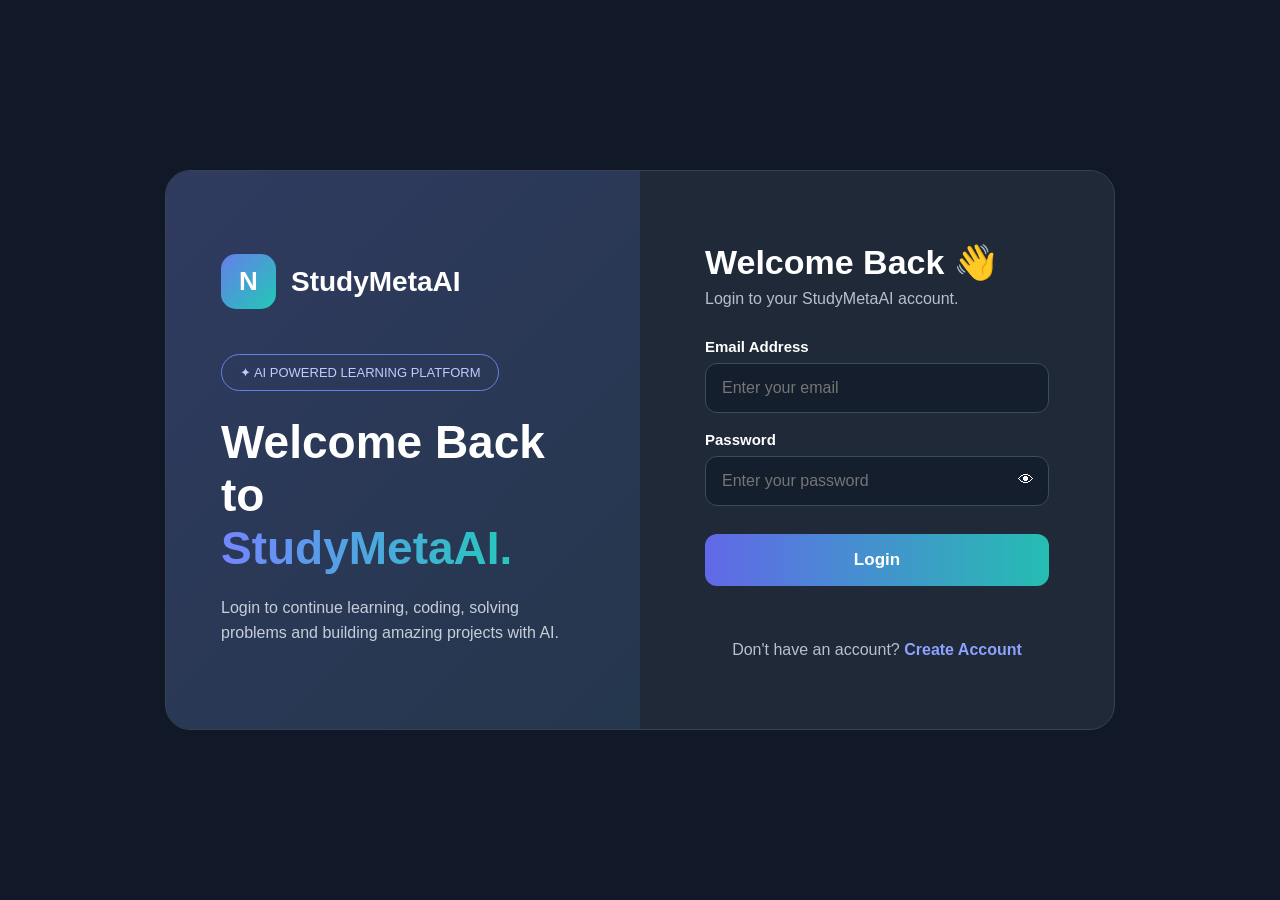
<file: index.html>
<!DOCTYPE html>
<html lang="en">
<head>
    <meta charset="UTF-8">
    <meta name="viewport" content="width=device-width, initial-scale=1.0">
    <title>StudyMetaAI</title>
</head>
<body>

<script>
    window.location.href = "login.html";
</script>

</body>
</html>
</file>
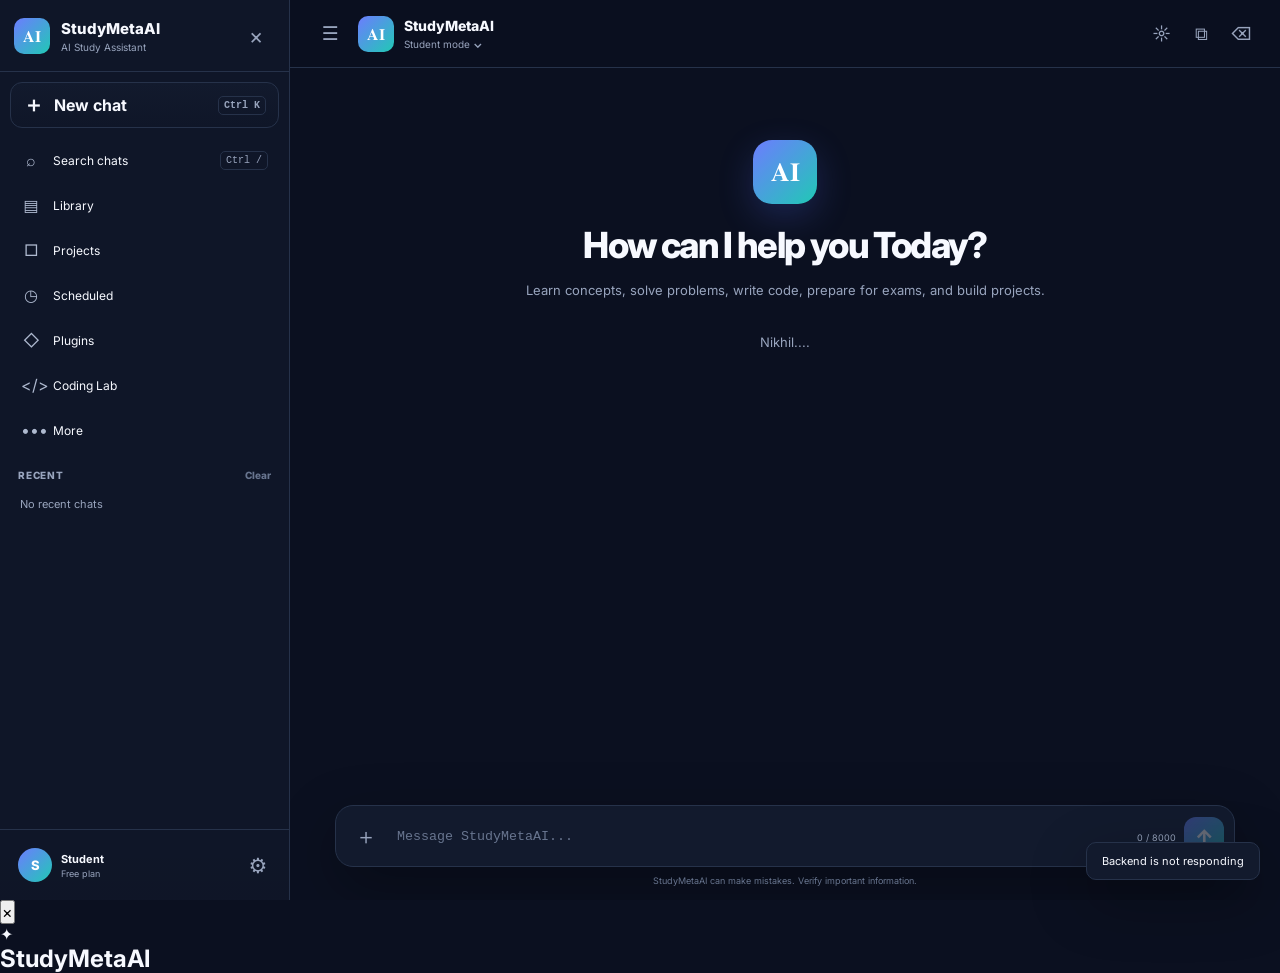
<file: chat.html>
<!DOCTYPE html>
<html lang="en">
<head>
    <meta charset="UTF-8">
    <meta name="viewport" content="width=device-width, initial-scale=1.0">

    <meta
        name="description"
        content="StudyMetaAI - Professional AI Study Assistant"
    >

    <title>StudyMetaAI - AI Study Assistant</title>

    <link
        rel="preconnect"
        href="https://fonts.googleapis.com"
    >

    <link
        rel="preconnect"
        href="https://fonts.gstatic.com"
        crossorigin
    >

    <link
        href="https://fonts.googleapis.com/css2?family=Inter:wght@400;500;600;700;800&display=swap"
        rel="stylesheet"
    >

    <!-- CSS -->
   <link rel="stylesheet" href="style.css?v=4">
</head>

<body>

<div class="app">

    <!-- =========================
         SIDEBAR
    ========================== -->

    <aside class="sidebar" id="sidebar">

        <div class="sidebar-top">

            <a
                class="brand"
                href="/chat"
                aria-label="StudyMetaAI"
            >

           <span class="mode-logo">
                𝐀𝐈
            </span>

                <span>
                    <strong>StudyMetaAI</strong>
                    <small>AI Study Assistant</small>
                </span>

            </a>
            

            <button
                class="icon-btn mobile-close"
                id="closeSidebar"
                aria-label="Close sidebar"
            >
                ×
            </button>

        </div>


        <div class="sidebar-body">

            <!-- New Chat -->

            <button
                class="new-chat"
                id="newChatBtn"
            >

                <span class="new-chat-plus">
                    ＋
                </span>

                <span>
                    New chat
                </span>

                <kbd>
                    Ctrl K
                </kbd>

            </button>


            <!-- Navigation -->

            <nav
                class="nav"
                aria-label="Main navigation"
            >

                <button
                    class="nav-btn"
                    id="searchChatsBtn"
                >

                    <span class="nav-icon">
                        ⌕
                    </span>

                    <span>
                        Search chats
                    </span>

                    <kbd>
                        Ctrl /
                    </kbd>

                </button>


                <button
                    class="nav-btn"
                    id="libraryBtn"
                >

                    <span class="nav-icon">
                        ▤
                    </span>

                    <span>
                        Library
                    </span>

                </button>


                <button
                    class="nav-btn"
                    id="projectsBtn"
                >

                    <span class="nav-icon">
                        □
                    </span>

                    <span>
                        Projects
                    </span>

                </button>


                <button
                    class="nav-btn"
                    id="scheduleBtn"
                >

                    <span class="nav-icon">
                        ◷
                    </span>

                    <span>
                        Scheduled
                    </span>

                </button>


                <button
                    class="nav-btn"
                    id="pluginsBtn"
                >

                    <span class="nav-icon">
                        ◇
                    </span>

                    <span>
                        Plugins
                    </span>

                </button>


                <button
                    class="nav-btn"
                    id="codingBtn"
                >

                    <span class="nav-icon">
                        &lt;/&gt;
                    </span>

                    <span>
                        Coding Lab
                    </span>

                </button>


                <button
                    class="nav-btn"
                    id="moreBtn"
                >

                    <span class="nav-icon">
                        •••
                    </span>

                    <span>
                        More
                    </span>

                </button>

            </nav>


            <!-- Recent Chats -->

            <div class="recent-head">

                <span>
                    Recent
                </span>

                <button
                    class="tiny-btn"
                    id="clearHistoryBtn"
                    title="Clear recent chats"
                >
                    Clear
                </button>

            </div>


            <div
                class="history"
                id="chatHistory"
            ></div>

        </div>


        <!-- Sidebar Bottom -->

        <div class="sidebar-bottom">

    <div class="profile-row">

        <button
            class="profile"
            id="profileBtn"
        >

            <span
                class="avatar"
                id="userAvatar"
            >
                S
            </span>

            <span class="profile-text">

                <strong id="userName">
                    Student
                </strong>

                <small id="userPlan">
                    Free plan
                </small>

            </span>

        </button>


        <button
            class="settings-btn"
            id="settingsBtn"
            title="Settings"
            aria-label="Settings"
        >
            ⚙
        </button>

    </div>

 

</div>

    </aside>


    <!-- Mobile Overlay -->

    <div
        class="overlay"
        id="sidebarOverlay"
    ></div>


    <!-- =========================
         MAIN CONTENT
    ========================== -->

    <main class="main">

        <!-- Top Bar -->

        <header class="topbar">

            <div class="top-left">

               <button
    class="icon-btn mobile-menu"
    id="openSidebar"
    aria-label="Open or close sidebar"
    title="Open or close sidebar"
>
    ☰
</button>


                <div class="mode">

                    <span class="mode-logo">
                        𝐀𝐈
                    </span>

                    <span>

                        <strong>
                            StudyMetaAI
                        </strong>

                        <small>
                            Student mode
                            <b>⌄</b>
                        </small>

                    </span>

                </div>

            </div>


            <div class="top-actions">

                <button
                    class="icon-btn"
                    id="themeBtn"
                    title="Toggle theme"
                    aria-label="Toggle theme"
                >
                    ☼
                </button>


                <button
                    class="icon-btn"
                    id="copyChatBtn"
                    title="Copy conversation"
                    aria-label="Copy conversation"
                >
                    ⧉
                </button>


                <button
                    class="icon-btn"
                    id="clearBtn"
                    title="Clear current chat"
                    aria-label="Clear current chat"
                >
                    ⌫
                </button>

            </div>

        </header>


        <!-- =========================
             CHAT AREA
        ========================== -->

        <section
            class="chat-area"
            id="chatScroll"
        >

            <div class="content">


                <!-- Welcome -->

                <section
                    class="welcome"
                    id="welcome"
                >

                    <div class="welcome-logo">
                        𝐀𝐈
                    </div>


                    <h1>
                        How can I help you Today?
                    </h1>


                    <p>
                        Learn concepts, solve problems,
                        write code, prepare for exams,
                        and build projects.
                    </p>


                     <p>
                          Nikhil....
                     <p>


                    <!-- Quick Actions -->

                    <div class="suggestions">


                        <!-- Explain -->

                        <button
                            class="suggestion"
                            data-prompt="Explain Artificial Intelligence in simple words with a real-life example."
                        >

                            <span class="suggestion-icon">
                                💡
                            </span>

                            <span>

                             

                            </span>

                            <span class="arrow">
                                →
                            </span>

                        </button>


                        <!-- Project -->

                        <button
                            class="suggestion"
                            data-prompt="Help me build a Python project step by step."
                        >

                            <span class="suggestion-icon">
                                ⌘
                            </span>

                            <span>

              

                            </span>

                            <span class="arrow">
                                →
                            </span>

                        </button>


                        <!-- Study Plan -->

                        <button
                            class="suggestion"
                            data-prompt="Create a 7-day study plan for my exams."
                        >

                            <span class="suggestion-icon">
                                ▣
                            </span>

                            <span>

                                

                            </span>

                            <span class="arrow">
                                →
                            </span>

                        </button>


                        <!-- Quiz -->

                        <button
                            class="suggestion"
                            data-prompt="Create 10 Python MCQs with answers and explanations."
                        >

                            <span class="suggestion-icon">
                                ✦
                            </span>

                            <span>

                                 

                            </span>

                            <span class="arrow">
                                →
                            </span>

                        </button>

                    </div>

                </section>


                <!-- Messages -->

                <div
                    class="messages"
                    id="messages"
                ></div>

            </div>

        </section>


        <!-- =========================
             MESSAGE COMPOSER
        ========================== -->

        <section class="composer-area">

            <div class="composer-wrap">


                <!-- Attachment -->

                <div
                    class="attachment-preview"
                    id="attachmentPreview"
                ></div>


                <div class="composer">


                    <button
                        class="attach"
                        id="attachBtn"
                        title="Attach a file"
                        aria-label="Attach a file"
                    >
                        ＋
                    </button>


                    <input
                        type="file"
                        id="fileInput"
                        hidden
                        accept=".txt,.pdf,.doc,.docx,.py,.js,.html,.css,.java,.c,.cpp,.csv,.md"
                    >


                    <textarea
                        id="messageInput"
                        rows="1"
                        maxlength="8000"
                        placeholder="Message StudyMetaAI..."
                        aria-label="Message StudyMetaAI"
                    ></textarea>


                    <div class="composer-right">

                        <span id="counter">
                            0 / 8000
                        </span>


                        <button
                            class="send"
                            id="sendBtn"
                            disabled
                            title="Send message"
                            aria-label="Send message"
                        >
                            ↑
                        </button>

                    </div>

                </div>


                <p class="disclaimer">
                    StudyMetaAI can make mistakes.
                    Verify important information.
                </p>

            </div>

        </section>

    </main>

</div>


<!-- =========================
     MODAL
========================== -->

<div
    class="modal-backdrop"
    id="modalBackdrop"
>

    <div
        class="modal"
        role="dialog"
        aria-modal="true"
    >

        <button
            class="modal-close"
            id="modalClose"
            aria-label="Close"
        >
            ×
        </button>


        <div class="modal-icon">
            ✦
        </div>


        <h2 id="modalTitle">
            StudyMetaAI
        </h2>


        <div id="modalBody"></div>

    </div>

</div>


<!-- Toast -->

<div
    class="toast"
    id="toast"
></div>


<!-- JavaScript -->

<script src="script.js?v=4" defer></script>

</body>
</html>
</file>
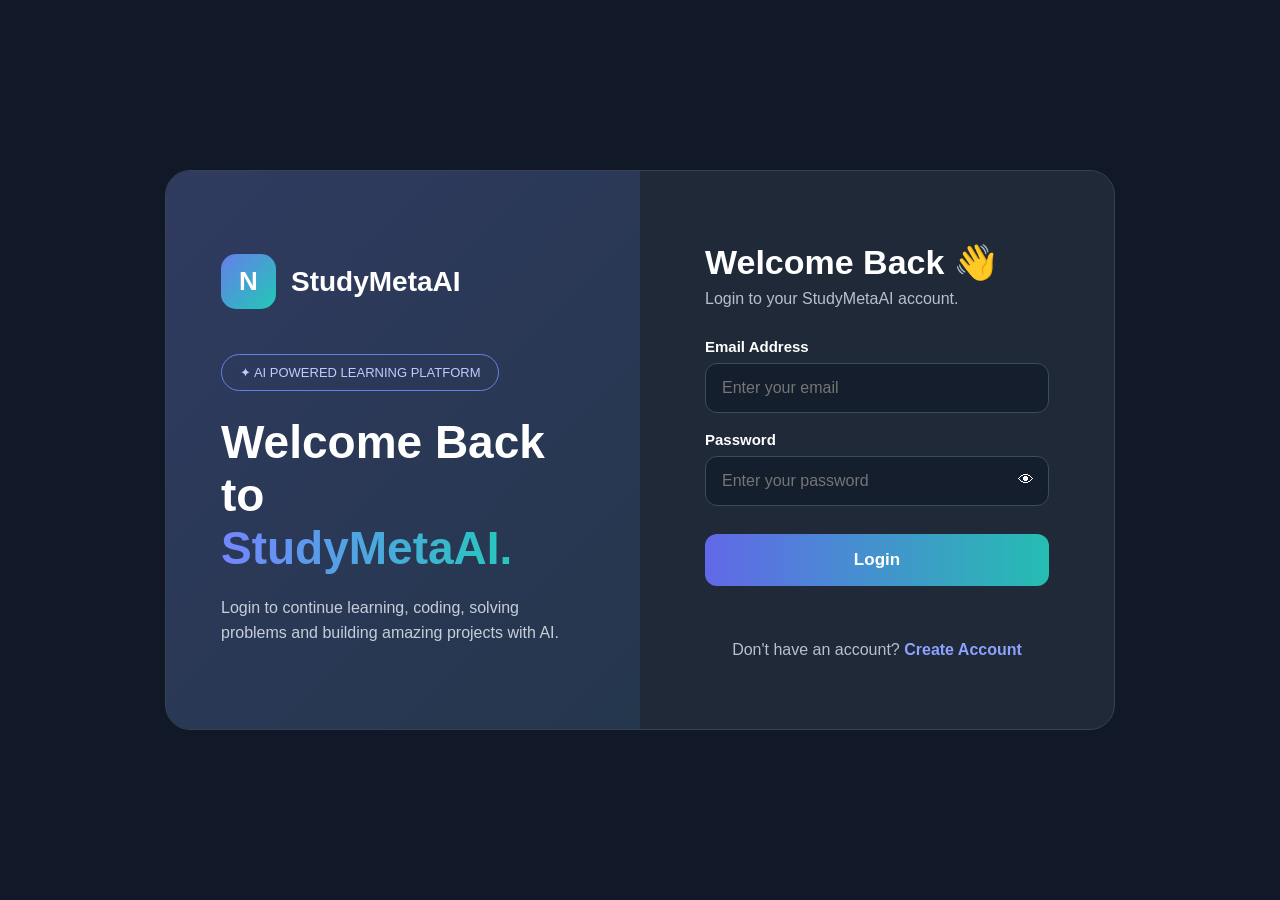
<file: login.html>
<!DOCTYPE html>
<html lang="en">

<head>
    <meta charset="UTF-8">
    <meta name="viewport" content="width=device-width, initial-scale=1.0">

    <title>StudyMetaAI | Login</title>

    <style>

        * {
            margin: 0;
            padding: 0;
            box-sizing: border-box;
        }

        body {
            min-height: 100vh;
            font-family: Arial, sans-serif;
            background: #111827;
            display: flex;
            justify-content: center;
            align-items: center;
            color: white;
        }

        .container {
            width: 950px;
            min-height: 560px;
            display: grid;
            grid-template-columns: 1fr 1fr;
            background: #1f2937;
            border: 1px solid #374151;
            border-radius: 25px;
            overflow: hidden;
        }

        /* LEFT SIDE */

        .left {
            padding: 55px;
            background: linear-gradient(135deg, #303b60, #24364c);
            display: flex;
            flex-direction: column;
            justify-content: center;
        }

        .brand {
            display: flex;
            align-items: center;
            gap: 15px;
            margin-bottom: 45px;
        }

        .logo {
            width: 55px;
            height: 55px;
            border-radius: 15px;
            display: flex;
            justify-content: center;
            align-items: center;
            font-size: 26px;
            font-weight: bold;
            background: linear-gradient(135deg, #667eea, #20c9b5);
        }

        .brand-name {
            font-size: 28px;
            font-weight: bold;
        }

        .badge {
            display: inline-block;
            width: fit-content;
            padding: 10px 18px;
            border: 1px solid #667eea;
            border-radius: 25px;
            color: #c4c9ff;
            font-size: 13px;
            margin-bottom: 25px;
        }

        .left h1 {
            font-size: 46px;
            line-height: 1.15;
            margin-bottom: 20px;
        }

        .gradient {
            background: linear-gradient(90deg, #7585ff, #25c8bd);
            -webkit-background-clip: text;
            -webkit-text-fill-color: transparent;
        }

        .left p {
            color: #c7ced9;
            font-size: 16px;
            line-height: 1.6;
        }

        /* RIGHT SIDE */

        .right {
            padding: 55px 65px;
            display: flex;
            flex-direction: column;
            justify-content: center;
        }

        .right h2 {
            font-size: 34px;
            margin-bottom: 8px;
        }

        .subtitle {
            color: #b8c0cc;
            margin-bottom: 30px;
        }

        .form-group {
            margin-bottom: 18px;
        }

        label {
            display: block;
            margin-bottom: 8px;
            font-weight: bold;
            font-size: 15px;
        }

        input {
            width: 100%;
            height: 50px;
            padding: 0 16px;
            border-radius: 12px;
            border: 1px solid #3b4b61;
            background: #151e2c;
            color: white;
            font-size: 16px;
            outline: none;
        }

        input:focus {
            border-color: #667eea;
        }

        .password-box {
            position: relative;
        }

        .eye {
            position: absolute;
            right: 15px;
            top: 15px;
            cursor: pointer;
        }

        button {
            width: 100%;
            height: 52px;
            border: none;
            border-radius: 12px;
            color: white;
            font-size: 17px;
            font-weight: bold;
            cursor: pointer;
            background: linear-gradient(90deg, #6268e8, #25bdb2);
            margin-top: 10px;
        }

        button:hover {
            opacity: 0.9;
        }

        #message {
            text-align: center;
            margin-top: 15px;
            min-height: 20px;
        }

        .signup-link {
            text-align: center;
            margin-top: 20px;
            color:  #b8c0cc;
        }

        .signup-link a {
            color: #8da2ff;
            text-decoration: none;
            font-weight: bold;
        }

        @media(max-width: 800px) {

            body {
                padding: 20px;
            }

            .container {
                grid-template-columns: 1fr;
            }

            .left,
            .right {
                padding: 40px;
            }
        }

    </style>
</head>


<body>

    <div class="container">

        <!-- LEFT SIDE -->

        <div class="left">

            <div class="brand">

                <div class="logo">N</div>

                <div class="brand-name">
                    StudyMetaAI
                </div>

            </div>

            <div class="badge">
                ✦ AI POWERED LEARNING PLATFORM
            </div>

            <h1>
                Welcome Back to<br>
                <span class="gradient">
                    StudyMetaAI.
                </span>
            </h1>

            <p>
                Login to continue learning, coding,
                solving problems and building amazing
                projects with AI.
            </p>

        </div>


        <!-- RIGHT SIDE -->

        <div class="right">

            <h2>Welcome Back 👋</h2>

            <p class="subtitle">
                Login to your StudyMetaAI account.
            </p>


            <form id="loginForm">

                <div class="form-group">

                    <label>Email Address</label>

                    <input
                        type="email"
                        id="email"
                        placeholder="Enter your email"
                        required
                    >

                </div>


                <div class="form-group">

                    <label>Password</label>

                    <div class="password-box">

                        <input
                            type="password"
                            id="password"
                            placeholder="Enter your password"
                            required
                        >

                        <span
                            class="eye"
                            onclick="togglePassword()"
                        >
                            👁
                        </span>

                    </div>

                </div>


                <button type="submit">
                    Login
                </button>


                <div id="message"></div>


                <div class="signup-link">

                    Don't have an account?

                    <a href="signup.html">
                        Create Account
                    </a>

                </div>

            </form>

        </div>

    </div>


    <script>
function togglePassword() {
    const password = document.getElementById("password");
    password.type = password.type === "password" ? "text" : "password";
}

const loginForm = document.getElementById("loginForm");
loginForm.addEventListener("submit", async (event) => {
    event.preventDefault();

    const message = document.getElementById("message");
    const button = loginForm.querySelector("button[type='submit']");
    const email = document.getElementById("email").value.trim();
    const password = document.getElementById("password").value;

    button.disabled = true;
    button.textContent = "Signing in...";
    message.textContent = "";

    try {
        const response = await fetch("https://studymetaai-2.onrender.com/api/login", {
            method: "POST",
            headers: {"Content-Type": "application/json"},
            body: JSON.stringify({email, password})
        });

        const data = await response.json().catch(() => ({}));
        if (!response.ok) throw new Error(data.detail || "Login failed.");

        localStorage.setItem("studyMetaUser", JSON.stringify(data.user));
        message.style.color = "#35d07f";
        message.textContent = "Login successful! Opening StudyMetaAI...";

        setTimeout(() => {
           window.location.href = "chat.html";
        }, 500);
    } catch (error) {
        message.style.color = "#ff6b6b";
        message.textContent = error.message;
    } finally {
        button.disabled = false;
        button.textContent = "Login";
    }
});
</script>
</body>
</html>
</file>
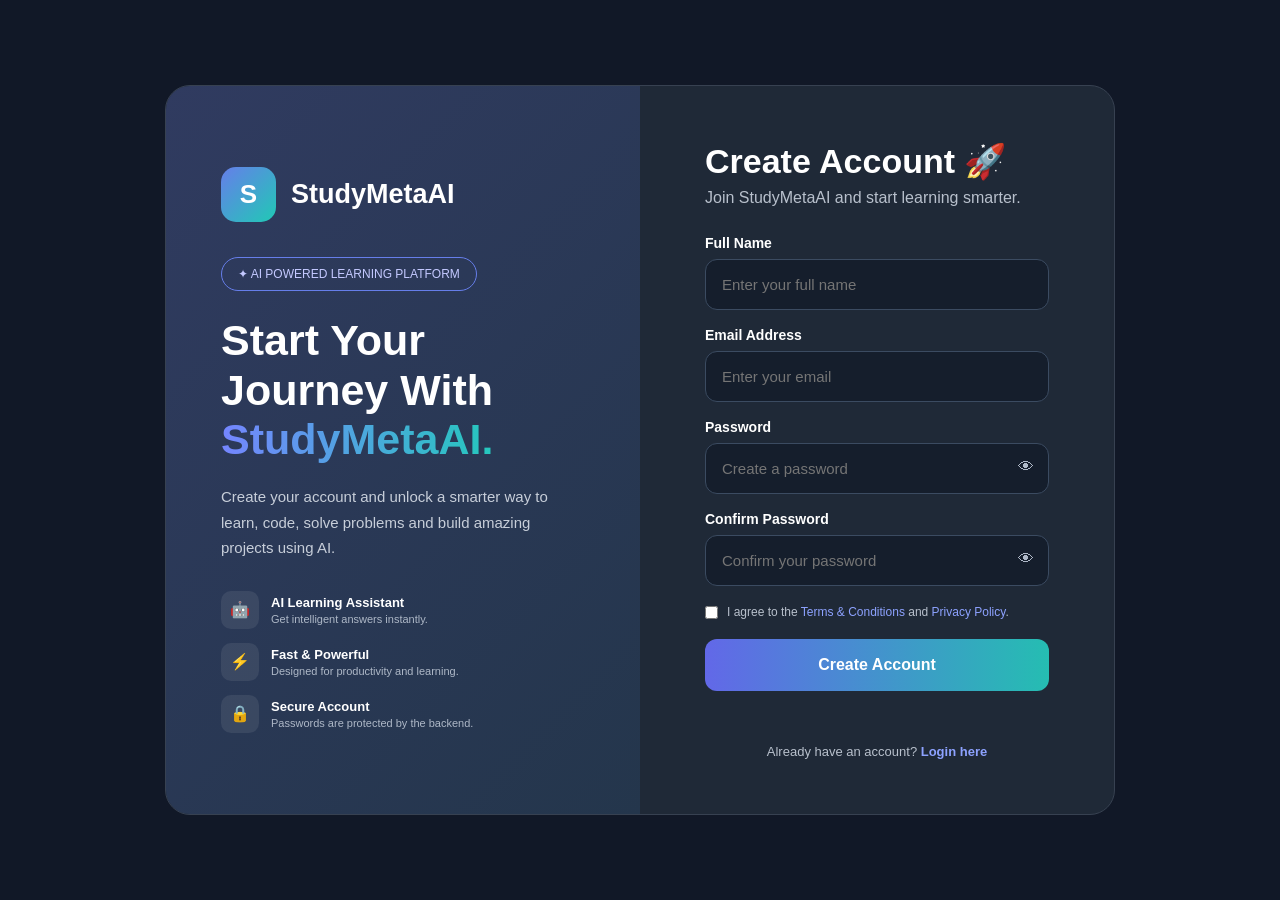
<file: signup.html>
<!DOCTYPE html>
<html lang="en">

<head>

    <meta charset="UTF-8">

    <meta name="viewport"
          content="width=device-width, initial-scale=1.0">

    <title>StudyMetaAI | Create Account</title>

    <style>

        * {
            margin: 0;
            padding: 0;
            box-sizing: border-box;
        }

        body {
            min-height: 100vh;
            font-family: Arial, sans-serif;
            background: #111827;
            display: flex;
            justify-content: center;
            align-items: center;
            color: white;
            padding: 20px;
        }

        .container {
            width: 950px;
            min-height: 600px;

            display: grid;
            grid-template-columns: 1fr 1fr;

            background: #1f2937;

            border: 1px solid #374151;

            border-radius: 25px;

            overflow: hidden;
        }

        /* ================= LEFT ================= */

        .left {
            padding: 55px;

            background:
                linear-gradient(
                    135deg,
                    #303b60,
                    #24364c
                );

            display: flex;
            flex-direction: column;
            justify-content: center;
        }

        .brand {
            display: flex;
            align-items: center;
            gap: 15px;

            margin-bottom: 35px;
        }

        .logo {
            width: 55px;
            height: 55px;

            border-radius: 15px;

            display: flex;
            justify-content: center;
            align-items: center;

            font-size: 26px;
            font-weight: bold;

            background:
                linear-gradient(
                    135deg,
                    #667eea,
                    #20c9b5
                );
        }

        .brand-name {
            font-size: 27px;
            font-weight: bold;
        }

        .badge {
            width: fit-content;

            padding: 9px 16px;

            border: 1px solid #667eea;

            border-radius: 25px;

            color: #c4c9ff;

            font-size: 12px;

            margin-bottom: 25px;
        }

        .left h1 {
            font-size: 43px;
            line-height: 1.15;

            margin-bottom: 20px;
        }

        .gradient {
            background:
                linear-gradient(
                    90deg,
                    #7585ff,
                    #25c8bd
                );

            -webkit-background-clip: text;

            -webkit-text-fill-color: transparent;
        }

        .description {
            color: #c7ced9;

            font-size: 15px;

            line-height: 1.7;

            max-width: 400px;
        }

        .features {
            margin-top: 30px;

            display: grid;

            gap: 14px;
        }

        .feature {
            display: flex;

            gap: 12px;

            align-items: center;
        }

        .feature-icon {
            width: 38px;
            height: 38px;

            border-radius: 10px;

            display: flex;
            justify-content: center;
            align-items: center;

            background: rgba(255,255,255,.08);
        }

        .feature h3 {
            font-size: 13px;
        }

        .feature p {
            font-size: 11px;

            color: #aeb8c7;

            margin-top: 3px;
        }

        /* ================= RIGHT ================= */

        .right {
            padding: 55px 65px;

            display: flex;

            flex-direction: column;

            justify-content: center;
        }

        .right h2 {
            font-size: 34px;

            margin-bottom: 8px;
        }

        .subtitle {
            color: #b8c0cc;

            margin-bottom: 28px;
        }

        .form-group {
            margin-bottom: 17px;
        }

        label {
            display: block;

            margin-bottom: 8px;

            font-weight: bold;

            font-size: 14px;
        }

        input[type="text"],
        input[type="email"],
        input[type="password"] {

            width: 100%;

            height: 51px;

            padding: 0 16px;

            border-radius: 12px;

            border: 1px solid #3b4b61;

            background: #151e2c;

            color: white;

            font-size: 15px;

            outline: none;
        }

        input:focus {
            border-color: #667eea;

            box-shadow:
                0 0 0 3px
                rgba(102,126,234,.12);
        }

        .password-box {
            position: relative;
        }

        .password-box input {
            padding-right: 48px;
        }

        .toggle-password {
            position: absolute;

            right: 15px;

            top: 15px;

            cursor: pointer;

            color: #aeb8c7;
        }

        .terms {
            display: flex;

            align-items: flex-start;

            gap: 9px;

            color: #b8c0cc;

            font-size: 12px;

            line-height: 1.5;

            margin: 7px 0 18px;
        }

        .terms input {
            margin-top: 3px;

            accent-color: #667eea;
        }

        .terms a {
            color: #8da2ff;

            text-decoration: none;
        }

        .create-button {
            width: 100%;

            height: 52px;

            border: none;

            border-radius: 12px;

            color: white;

            font-size: 16px;

            font-weight: bold;

            cursor: pointer;

            background:
                linear-gradient(
                    90deg,
                    #6268e8,
                    #25bdb2
                );

            transition: .2s;
        }

        .create-button:hover {
            transform: translateY(-1px);

            box-shadow:
                0 10px 25px
                rgba(37,189,178,.18);
        }

        .create-button:disabled {
            opacity: .6;

            cursor: not-allowed;

            transform: none;
        }

        #message {
            min-height: 22px;

            text-align: center;

            margin-top: 13px;

            font-size: 13px;
        }

        .login-text {
            text-align: center;

            margin-top: 18px;

            color: #b8c0cc;

            font-size: 13px;
        }

        .login-text a {
            color: #8da2ff;

            text-decoration: none;

            font-weight: bold;
        }

        /* ================= RESPONSIVE ================= */

        @media(max-width: 800px) {

            body {
                padding: 10px;
            }

            .container {
                width: 100%;

                grid-template-columns: 1fr;
            }

            .left {
                padding: 35px;
            }

            .right {
                padding: 35px;
            }

            .left h1 {
                font-size: 34px;
            }

        }

    </style>

</head>


<body>

<div class="container">

    <!-- ================= LEFT ================= -->

    <div class="left">

        <div class="brand">

            <div class="logo">
                S
            </div>

            <div class="brand-name">
                StudyMetaAI
            </div>

        </div>


        <div class="badge">
            ✦ AI POWERED LEARNING PLATFORM
        </div>


        <h1>

            Start Your<br>

            Journey With<br>

            <span class="gradient">
                StudyMetaAI.
            </span>

        </h1>


        <p class="description">

            Create your account and unlock a smarter
            way to learn, code, solve problems and
            build amazing projects using AI.

        </p>


        <div class="features">

            <div class="feature">

                <div class="feature-icon">
                    🤖
                </div>

                <div>

                    <h3>
                        AI Learning Assistant
                    </h3>

                    <p>
                        Get intelligent answers instantly.
                    </p>

                </div>

            </div>


            <div class="feature">

                <div class="feature-icon">
                    ⚡
                </div>

                <div>

                    <h3>
                        Fast & Powerful
                    </h3>

                    <p>
                        Designed for productivity and learning.
                    </p>

                </div>

            </div>


            <div class="feature">

                <div class="feature-icon">
                    🔒
                </div>

                <div>

                    <h3>
                        Secure Account
                    </h3>

                    <p>
                        Passwords are protected by the backend.
                    </p>

                </div>

            </div>

        </div>

    </div>


    <!-- ================= RIGHT ================= -->

    <div class="right">

        <h2>
            Create Account 🚀
        </h2>

        <p class="subtitle">
            Join StudyMetaAI and start learning smarter.
        </p>


        <form id="signupForm">

            <!-- NAME -->

            <div class="form-group">

                <label>
                    Full Name
                </label>

                <input
                    type="text"
                    id="fullname"
                    placeholder="Enter your full name"
                    autocomplete="name"
                    required
                >

            </div>


            <!-- EMAIL -->

            <div class="form-group">

                <label>
                    Email Address
                </label>

                <input
                    type="email"
                    id="email"
                    placeholder="Enter your email"
                    autocomplete="email"
                    required
                >

            </div>


            <!-- PASSWORD -->

            <div class="form-group">

                <label>
                    Password
                </label>

                <div class="password-box">

                    <input
                        type="password"
                        id="password"
                        placeholder="Create a password"
                        autocomplete="new-password"
                        minlength="6"
                        required
                    >

                    <span
                        class="toggle-password"
                        onclick="togglePassword('password')">

                        👁

                    </span>

                </div>

            </div>


            <!-- CONFIRM PASSWORD -->

            <div class="form-group">

                <label>
                    Confirm Password
                </label>

                <div class="password-box">

                    <input
                        type="password"
                        id="confirmPassword"
                        placeholder="Confirm your password"
                        autocomplete="new-password"
                        minlength="6"
                        required
                    >

                    <span
                        class="toggle-password"
                        onclick="togglePassword('confirmPassword')">

                        👁

                    </span>

                </div>

            </div>


            <!-- TERMS -->

            <div class="terms">

                <input
                    type="checkbox"
                    id="terms"
                    required
                >

                <span>

                    I agree to the
                    <a href="#">Terms & Conditions</a>
                    and
                    <a href="#">Privacy Policy</a>.

                </span>

            </div>


            <button
                type="submit"
                class="create-button"
                id="createButton">

                Create Account

            </button>


            <div id="message"></div>


            <div class="login-text">

                Already have an account?

                <a href="/login">
                    Login here
                </a>

            </div>

        </form>

    </div>

</div>


<script>

"use strict";


/* =========================================
   SHOW / HIDE PASSWORD
========================================= */

function togglePassword(id) {

    const input =
        document.getElementById(id);

    if (!input) {
        return;
    }

    if (input.type === "password") {

        input.type = "text";

    } else {

        input.type = "password";

    }
}


/* =========================================
   SIGNUP FORM
========================================= */

const signupForm =
    document.getElementById("signupForm");


signupForm.addEventListener(
    "submit",
    async function (event) {

        event.preventDefault();


        const message =
            document.getElementById("message");


        const button =
            signupForm.querySelector(
                "button[type='submit']"
            );


        /* =====================================
           GET FORM VALUES
        ===================================== */

        const fullName =
            document
                .getElementById("fullname")
                .value
                .trim();


        const email =
            document
                .getElementById("email")
                .value
                .trim();


        const password =
            document
                .getElementById("password")
                .value;


        const confirmPassword =
            document
                .getElementById("confirmPassword")
                .value;


        const terms =
            document
                .getElementById("terms")
                .checked;


        /* =====================================
           VALIDATION
        ===================================== */

        if (!fullName) {

            showMessage(
                "Please enter your full name.",
                "#ff6b6b"
            );

            return;
        }


        if (!email) {

            showMessage(
                "Please enter your email address.",
                "#ff6b6b"
            );

            return;
        }


        if (password.length < 6) {

            showMessage(
                "Password must contain at least 6 characters.",
                "#ff6b6b"
            );

            return;
        }


        if (password !== confirmPassword) {

            showMessage(
                "Passwords do not match.",
                "#ff6b6b"
            );

            return;
        }


        if (!terms) {

            showMessage(
                "Please accept the Terms & Conditions.",
                "#ff6b6b"
            );

            return;
        }


        /* =====================================
           REQUEST DATA
        ===================================== */

        const payload = {

            full_name: fullName,

            email: email,

            password: password,

            confirm_password: confirmPassword

        };


        /* =====================================
           LOADING STATE
        ===================================== */

        button.disabled = true;

        button.textContent =
            "Creating account...";


        showMessage(
            "Creating your account...",
            "#b8c0cc"
        );


        try {

            /* =================================
               CALL FASTAPI
            ================================= */

        const response = await fetch(
    "https://studymetaai-2.onrender.com/api/signup",
    {
        method: "POST",
        headers: {
            "Content-Type": "application/json"
        },
        body: JSON.stringify(payload)
    }
);


            /* =================================
               IMPORTANT:
               READ TEXT FIRST
               
               This prevents:
               Unexpected end of JSON input
            ================================= */

            const responseText =
                await response.text();


            console.log(
                "Signup HTTP status:",
                response.status
            );


            console.log(
                "Signup server response:",
                responseText
            );


            /* =================================
               EMPTY RESPONSE
            ================================= */

            if (!responseText.trim()) {

                throw new Error(
                    "The server returned an empty response. Check the FastAPI terminal."
                );
            }


            /* =================================
               CONVERT JSON
            ================================= */

            let data;

            try {

                data =
                    JSON.parse(
                        responseText
                    );

            } catch (jsonError) {

                console.error(
                    "Invalid JSON from server:",
                    responseText
                );

                throw new Error(
                    "Server returned an invalid response."
                );
            }


            /* =================================
               BACKEND ERROR
            ================================= */

            if (!response.ok) {

                let errorMessage =
                    "Could not create account.";


                if (data.detail) {

                    if (
                        typeof data.detail ===
                        "string"
                    ) {

                        errorMessage =
                            data.detail;

                    } else {

                        errorMessage =
                            "Please check the entered information.";
                    }
                }


                throw new Error(
                    errorMessage
                );
            }


            /* =================================
               SUCCESS
            ================================= */

            showMessage(
                data.message ||
                "Account created successfully!",
                "#35d07f"
            );


            /* =================================
               SAVE BASIC USER INFO ONLY
               
               NEVER SAVE PASSWORD
            ================================= */

            localStorage.setItem(
                "studyMetaUser",
                JSON.stringify({

                    full_name:
                        fullName,

                    email:
                        email

                })
            );


            /* =================================
               REDIRECT
            ================================= */

            setTimeout(
                function () {

                    window.location.href = "login.html";

                },
                1000
            );


        } catch (error) {

            console.error(
                "Signup error:",
                error
            );


            showMessage(
                error.message ||
                "Could not create account.",
                "#ff6b6b"
            );


        } finally {

            button.disabled = false;

            button.textContent =
                "Create Account";

        }

    }
);


/* =========================================
   MESSAGE FUNCTION
========================================= */

function showMessage(
    text,
    color
) {

    const message =
        document.getElementById("message");


    message.textContent =
        text;


    message.style.color =
        color;

}

</script>

</body>

</html>
</file>
<file: style.css>
/* =========================================================
   STUDYMETA AI - PROFESSIONAL UI
   ========================================================= */

* {
    box-sizing: border-box;
    margin: 0;
    padding: 0;
}

:root {

    --bg: #0b1020;
    --sidebar: #0f1628;
    --panel: #121a2d;
    --panel-2: #18223a;

    --text: #f7f9ff;
    --muted: #98a4bd;
    --soft: #68758f;

    --border: #26324a;

    --accent: #6d7cff;
    --accent2: #20c9b5;

    --hover: #18233a;
    --user: #202a43;

    --shadow:
        0 20px 60px rgba(0, 0, 0, .32);

    --sidebar-width: 290px;
}


/* =========================================================
   LIGHT MODE
   ========================================================= */

body.light {

    --bg: #f7f9fc;
    --sidebar: #ffffff;
    --panel: #ffffff;
    --panel-2: #f0f3f8;

    --text: #152033;
    --muted: #667085;
    --soft: #98a2b3;

    --border: #e2e7ef;

    --accent: #5968e8;
    --accent2: #11a99b;

    --hover: #f0f3f8;
    --user: #edf1ff;

    --shadow:
        0 18px 50px rgba(25, 40, 70, .10);
}


/* =========================================================
   BODY
   ========================================================= */

html,
body {

    width: 100%;
    height: 100%;

    font-family:
        Inter,
        system-ui,
        -apple-system,
        BlinkMacSystemFont,
        "Segoe UI",
        sans-serif;

    background: var(--bg);
    color: var(--text);
}

body {

    overflow: hidden;
}


/* =========================================================
   BUTTONS
   ========================================================= */

button {

    font: inherit;
    cursor: pointer;
}


/* =========================================================
   APPLICATION
   ========================================================= */

.app {

    width: 100%;
    height: 100vh;

    display: flex;

    overflow: hidden;

    background: var(--bg);
}


/* =========================================================
   SIDEBAR
   ========================================================= */

.sidebar {

    width: var(--sidebar-width);
    min-width: var(--sidebar-width);

    height: 100vh;

    background:
        linear-gradient(
            180deg,
            var(--sidebar),
            var(--sidebar)
        );

    border-right:
        1px solid var(--border);

    display: flex;
    flex-direction: column;

    position: relative;

    z-index: 100;

    transition:
        width .28s cubic-bezier(.4, 0, .2, 1),
        min-width .28s cubic-bezier(.4, 0, .2, 1),
        transform .28s cubic-bezier(.4, 0, .2, 1),
        box-shadow .28s ease;

    overflow: hidden;
}


/* =========================================================
   DESKTOP COLLAPSED SIDEBAR
   ========================================================= */

.sidebar.collapsed {

    width: 0;
    min-width: 0;

    border-right: 0;

    box-shadow: none;
}


/* =========================================================
   SIDEBAR TOP
   ========================================================= */

.sidebar-top {

    height: 72px;
    min-height: 72px;

    display: flex;
    align-items: center;

    padding: 0 14px;

    border-bottom:
        1px solid var(--border);
}


/* =========================================================
   BRAND
   ========================================================= */

.brand {

    display: flex;
    align-items: center;

    gap: 11px;

    min-width: 0;
    flex: 1;

    color: var(--text);

    text-decoration: none;
}


.brand-logo {

    width: 42px;
    height: 42px;

    flex-shrink: 0;

    border-radius: 13px;

    display: grid;
    place-items: center;

    background:
        linear-gradient(
            135deg,
            var(--accent),
            var(--accent2)
        );

    color: white;

    font-size: 20px;

    box-shadow:
        0 8px 24px
        rgba(80, 105, 240, .25);
}


.brand strong,
.brand small {

    display: block;
}


.brand strong {

    font-size: 15px;
    font-weight: 800;
}


.brand small {

    margin-top: 3px;

    font-size: 10px;

    color: var(--muted);
}


/* =========================================================
   ICON BUTTON
   ========================================================= */

.icon-btn {

    width: 38px;
    height: 38px;

    border: 0;

    background: transparent;

    color: var(--muted);

    border-radius: 10px;

    display: grid;
    place-items: center;

    font-size: 18px;

    transition:
        background .18s ease,
        color .18s ease,
        transform .18s ease;
}


.icon-btn:hover {

    background: var(--hover);

    color: var(--text);

    transform: scale(1.04);
}


/* =========================================================
   SIDEBAR CLOSE
   ========================================================= */

.mobile-close {

    display: grid;

    flex-shrink: 0;

    font-size: 22px;
}


/* =========================================================
   SIDEBAR BODY
   ========================================================= */

.sidebar-body {

    flex: 1;

    padding: 10px;

    overflow-y: auto;
    overflow-x: hidden;

    scrollbar-width: thin;

    scrollbar-color:
        var(--border)
        transparent;
}


.sidebar-body::-webkit-scrollbar {

    width: 5px;
}


.sidebar-body::-webkit-scrollbar-thumb {

    background: var(--border);

    border-radius: 10px;
}


/* =========================================================
   NEW CHAT
   ========================================================= */

.new-chat {

    width: 100%;
    height: 46px;

    border:
        1px solid var(--border);

    background:
        linear-gradient(
            180deg,
            var(--panel),
            transparent
        );

    color: var(--text);

    border-radius: 12px;

    display: flex;
    align-items: center;

    gap: 10px;

    padding: 0 12px;

    font-weight: 700;

    text-align: left;

    transition:
        background .18s ease,
        border .18s ease,
        transform .18s ease;
}


.new-chat:hover {

    background: var(--hover);

    border-color:
        rgba(109, 124, 255, .4);

    transform: translateY(-1px);
}


.new-chat-plus {

    font-size: 21px;
}


.new-chat kbd,
.nav-btn kbd {

    margin-left: auto;

    border:
        1px solid var(--border);

    color: var(--muted);

    font-size: 10px;

    border-radius: 5px;

    padding: 3px 5px;

    background: transparent;
}


/* =========================================================
   NAVIGATION
   ========================================================= */

.nav {

    display: grid;

    gap: 3px;

    margin-top: 11px;
}


.nav-btn {

    width: 100%;
    height: 42px;

    border: 0;

    background: transparent;

    color: var(--text);

    border-radius: 9px;

    display: flex;
    align-items: center;

    gap: 12px;

    padding: 0 11px;

    text-align: left;

    font-size: 12px;

    transition:
        background .16s ease,
        color .16s ease,
        transform .16s ease;
}


.nav-btn:hover {

    background: var(--hover);

    transform: translateX(2px);
}


.nav-icon {

    width: 20px;

    text-align: center;

    color: #aeb9cf;

    font-size: 16px;

    flex-shrink: 0;
}


.nav-btn span:nth-child(2) {

    flex: 1;
}


/* =========================================================
   RECENT
   ========================================================= */

.recent-head {

    display: flex;
    align-items: center;
    justify-content: space-between;

    margin:
        18px 8px 7px;

    color: var(--muted);

    font-size: 10px;

    font-weight: 800;

    text-transform: uppercase;

    letter-spacing: .08em;
}


.tiny-btn {

    border: 0;

    background: transparent;

    color: var(--soft);

    font-size: 10px;
}


.tiny-btn:hover {

    color: var(--text);
}


.history {

    display: flex;

    flex-direction: column;

    gap: 2px;
}


.history-item {

    width: 100%;

    border: 0;

    background: transparent;

    color: var(--muted);

    border-radius: 8px;

    padding: 9px 10px;

    text-align: left;

    white-space: nowrap;

    overflow: hidden;

    text-overflow: ellipsis;

    font-size: 11px;

    transition:
        background .16s ease,
        color .16s ease;
}


.history-item:hover,
.history-item.active {

    background: var(--hover);

    color: var(--text);
}


/* =========================================================
   SIDEBAR BOTTOM
   ========================================================= */

.sidebar-bottom {

    padding: 10px;

    border-top:
        1px solid var(--border);

    flex-shrink: 0;

    background:
        linear-gradient(
            180deg,
            transparent,
            rgba(0, 0, 0, .03)
        );
}


.profile {

    width: 100%;

    border: 0;

    background: transparent;

    color: var(--text);

    display: flex;
    align-items: center;

    gap: 9px;

    padding: 8px;

    border-radius: 9px;

    text-align: left;

    transition:
        background .16s ease;
}


.profile:hover {

    background: var(--hover);
}


.avatar {

    width: 34px;
    height: 34px;

    border-radius: 50%;

    display: grid;
    place-items: center;

    background:
        linear-gradient(
            135deg,
            var(--accent),
            var(--accent2)
        );

    color: white;

    font-weight: 800;

    font-size: 13px;

    flex-shrink: 0;
}


.profile-text {

    min-width: 0;

    flex: 1;
}


.profile-text strong,
.profile-text small {

    display: block;

    white-space: nowrap;

    overflow: hidden;

    text-overflow: ellipsis;
}


.profile-text strong {

    font-size: 11px;
}


.profile-text small {

    font-size: 9px;

    color: var(--muted);

    margin-top: 2px;
}


.profile-dots {

    color: var(--muted);

    font-size: 12px;
}


.logout {

    width: 100%;

    border: 0;

    background: transparent;

    color: var(--muted);

    border-radius: 8px;

    text-align: left;

    padding: 8px 11px;

    font-size: 11px;

    transition:
        background .16s ease,
        color .16s ease;
}


.logout:hover {

    background: var(--hover);

    color: var(--text);
}


/* =========================================================
   MAIN
   ========================================================= */

.main {

    min-width: 0;

    flex: 1;

    display: flex;
    flex-direction: column;

    background: var(--bg);

    transition:
        width .28s cubic-bezier(.4, 0, .2, 1);
}


/* =========================================================
   TOP BAR
   ========================================================= */

.topbar {

    height: 68px;
    min-height: 68px;

    border-bottom:
        1px solid var(--border);

    display: flex;
    align-items: center;

    justify-content: space-between;

    padding: 0 20px;

    background:
        color-mix(
            in srgb,
            var(--bg) 92%,
            transparent
        );

    backdrop-filter:
        blur(14px);

    position: relative;

    z-index: 5;
}


.top-left,
.mode,
.top-actions {

    display: flex;
    align-items: center;
}


.top-left {

    gap: 8px;
}


.mode {

    gap: 10px;
}


.mode-logo {

    width: 36px;
    height: 36px;

    border-radius: 10px;

    display: grid;
    place-items: center;

    background:
        linear-gradient(
            135deg,
            var(--accent),
            var(--accent2)
        );

    color: white;
}


.mode strong,
.mode small {

    display: block;
}


.mode strong {

    font-size: 14px;

    font-weight: 800;
}


.mode small {

    font-size: 10px;

    color: var(--muted);

    margin-top: 2px;
}


.mode b {

    font-size: 12px;
}


.top-actions {

    gap: 2px;
}


/* =========================================================
   SIDEBAR TOGGLE
   ========================================================= */

.mobile-menu {

    display: grid;

    width: 40px;
    height: 40px;

    font-size: 19px;

    transition:
        transform .2s ease,
        background .2s ease;
}


.mobile-menu:hover {

    transform: scale(1.05);
}


/* =========================================================
   CHAT AREA
   ========================================================= */

.chat-area {

    flex: 1;

    overflow: auto;

    scroll-behavior: smooth;
}


.content {

    max-width: 980px;

    margin: 0 auto;

    padding: 0 22px;
}


/* =========================================================
   WELCOME
   ========================================================= */

.welcome {

    text-align: center;

    padding:
        72px 0 34px;
}


.welcome-logo {

    width: 64px;
    height: 64px;

    border-radius: 19px;

    margin:
        0 auto 22px;

    display: grid;
    place-items: center;

    font-size: 26px;

    background:
        linear-gradient(
            135deg,
            var(--accent),
            var(--accent2)
        );

    color: white;

    box-shadow:
        0 12px 35px
        rgba(80, 105, 240, .24);
}


.welcome h1 {

    font-size: 36px;

    line-height: 1.1;

    letter-spacing: -.045em;

    font-weight: 800;
}


.welcome p {

    max-width: 620px;

    margin:
        13px auto 30px;

    color: var(--muted);

    font-size: 13px;

    line-height: 1.7;
}


/* =========================================================
   SUGGESTIONS
   ========================================================= */

.suggestions {

    display: grid;

    grid-template-columns:
        repeat(2, minmax(0, 1fr));

    gap: 11px;

    text-align: left;

    max-width: 760px;

    margin: auto;
}


.suggestion {

    min-height: 76px;

    border:
        1px solid var(--border);

    background: var(--panel);

    color: var(--text);

    border-radius: 14px;

    padding: 13px;

    display: grid;

    grid-template-columns:
        36px 1fr 18px;

    align-items: center;

    gap: 11px;

    text-align: left;

    transition:
        transform .18s ease,
        border .18s ease,
        box-shadow .18s ease;
}


.suggestion:hover {

    transform:
        translateY(-2px);

    border-color:
        #465371;

    background:
        var(--hover);

    box-shadow:
        var(--shadow);
}


/* =========================================================
   MESSAGES
   ========================================================= */

.messages {

    padding:
        8px 0 180px;
}


.message {

    display: flex;

    margin: 22px 0;

    animation:
        rise .2s ease;
}


.message.user {

    justify-content:
        flex-end;
}


.message-inner {

    max-width:
        min(780px, 88%);

    padding:
        13px 15px;

    border-radius:
        16px;

    line-height: 1.7;

    font-size: 13px;

    overflow-wrap:
        anywhere;
}


.message.user .message-inner {

    background:
        var(--user);

    border:
        1px solid var(--border);

    border-bottom-right-radius:
        5px;
}


.message.ai .message-inner {

    background:
        var(--panel);

    border:
        1px solid var(--border);

    border-bottom-left-radius:
        5px;
}


.message-label {

    font-size: 9px;

    color: var(--muted);

    font-weight: 800;

    margin-bottom: 6px;

    text-transform:
        uppercase;

    letter-spacing: .06em;
}


.message.ai .message-label {

    color:
        var(--accent);
}


/* =========================================================
   COMPOSER
   ========================================================= */

.composer-area {

    position: relative;

    padding:
        0 22px 14px;

    background:
        linear-gradient(
            transparent,
            var(--bg) 32%
        );
}


.composer-wrap {

    max-width: 900px;

    margin: auto;
}


.composer {

    min-height: 62px;

    border:
        1px solid var(--border);

    border-radius: 18px;

    background:
        var(--panel);

    display: flex;

    align-items: flex-end;

    gap: 8px;

    padding: 9px 10px;

    box-shadow:
        var(--shadow);

    transition:
        border .18s ease,
        box-shadow .18s ease;
}


.composer:focus-within {

    border-color:
        #53627f;

    box-shadow:
        0 16px 45px
        rgba(0, 0, 0, .24);
}


.attach {

    width: 40px;
    height: 40px;

    border: 0;

    background: transparent;

    color: var(--muted);

    border-radius: 10px;

    font-size: 22px;
}


.attach:hover {

    background:
        var(--panel-2);

    color:
        var(--text);
}


textarea {

    flex: 1;

    resize: none;

    border: 0;

    outline: 0;

    background: transparent;

    color: var(--text);

    padding:
        10px 3px;

    line-height: 1.45;

    max-height: 160px;

    min-height: 40px;
}


textarea::placeholder {

    color:
        var(--soft);
}


.composer-right {

    display: flex;

    align-items: center;

    gap: 8px;
}


.composer-right > span {

    font-size: 9px;

    color:
        var(--muted);
}


.send {

    width: 40px;
    height: 40px;

    border: 0;

    border-radius: 12px;

    background:
        linear-gradient(
            135deg,
            var(--accent),
            var(--accent2)
        );

    color: white;

    font-size: 20px;

    font-weight: 800;

    transition:
        transform .18s ease,
        box-shadow .18s ease;
}


.send:hover:not(:disabled) {

    transform:
        translateY(-1px);

    box-shadow:
        0 8px 20px
        rgba(74, 100, 230, .25);
}


.send:disabled {

    opacity: .35;

    cursor:
        not-allowed;
}


/* =========================================================
   DISCLAIMER
   ========================================================= */

.disclaimer {

    text-align: center;

    color:
        var(--soft);

    font-size: 9px;

    margin-top: 8px;
}


/* =========================================================
   WORKSPACE
   ========================================================= */

.workspace {

    padding:
        55px 0 150px;

    animation:
        workspaceIn .25s ease;
}


.workspace-header {

    display: flex;

    align-items: center;

    gap: 18px;

    margin-bottom: 30px;
}


.workspace-icon {

    width: 58px;
    height: 58px;

    border-radius: 16px;

    display: grid;
    place-items: center;

    background:
        linear-gradient(
            135deg,
            var(--accent),
            var(--accent2)
        );

    color: white;

    font-size: 23px;

    box-shadow:
        0 10px 30px
        rgba(80, 105, 240, .22);
}


.workspace-header h1 {

    font-size: 30px;

    letter-spacing:
        -.03em;
}


.workspace-header p {

    margin-top: 6px;

    color:
        var(--muted);

    font-size: 12px;
}


/* =========================================================
   WORKSPACE CARDS
   ========================================================= */

.workspace-grid {

    display: grid;

    grid-template-columns:
        repeat(
            auto-fit,
            minmax(230px, 1fr)
        );

    gap: 15px;
}


.feature-card {

    background:
        var(--panel);

    border:
        1px solid var(--border);

    border-radius: 16px;

    padding: 20px;

    min-height: 200px;

    transition:
        transform .2s ease,
        border .2s ease,
        box-shadow .2s ease;
}


.feature-card:hover {

    transform:
        translateY(-3px);

    border-color:
        rgba(109, 124, 255, .4);

    box-shadow:
        var(--shadow);
}


.feature-icon {

    width: 44px;
    height: 44px;

    border-radius: 12px;

    display: grid;
    place-items: center;

    background:
        var(--panel-2);

    font-size: 20px;

    margin-bottom: 15px;
}


.feature-card h3 {

    font-size: 14px;

    margin-bottom: 7px;
}


.feature-card p {

    color:
        var(--muted);

    font-size: 11px;

    line-height: 1.7;
}


/* =========================================================
   WORKSPACE BUTTON
   ========================================================= */

.primary-workspace-btn {

    border: 0;

    margin-top: 16px;

    padding:
        9px 13px;

    border-radius: 9px;

    background:
        var(--accent);

    color: white;

    font-size: 10px;

    font-weight: 700;

    transition:
        transform .15s ease,
        opacity .15s ease;
}


.primary-workspace-btn:hover {

    transform:
        translateY(-1px);

    opacity: .9;
}


/* =========================================================
   SCHEDULE
   ========================================================= */

.schedule-box {

    background:
        var(--panel);

    border:
        1px solid var(--border);

    border-radius: 16px;

    overflow: hidden;
}


.schedule-header {

    display: flex;

    align-items: center;

    justify-content: space-between;

    padding: 18px;

    border-bottom:
        1px solid var(--border);
}


.schedule-header h3 {

    font-size: 14px;
}


.schedule-item {

    display: flex;

    gap: 20px;

    padding: 18px;

    border-bottom:
        1px solid var(--border);
}


.schedule-item:last-child {

    border-bottom: 0;
}


.schedule-time {

    color:
        var(--accent);

    font-size: 11px;

    font-weight: 800;

    min-width: 70px;
}


.schedule-item strong {

    font-size: 12px;
}


.schedule-item p {

    margin-top: 5px;

    color:
        var(--muted);

    font-size: 10px;
}


/* =========================================================
   CODING LAB
   ========================================================= */

.coding-lab {

    display: grid;

    gap: 15px;
}


.language-buttons {

    display: flex;

    gap: 7px;

    flex-wrap: wrap;
}


.language-btn {

    border:
        1px solid var(--border);

    background:
        var(--panel);

    color:
        var(--muted);

    padding:
        8px 12px;

    border-radius: 8px;

    font-size: 10px;
}


.language-btn.active,
.language-btn:hover {

    background:
        var(--accent);

    color: white;

    border-color:
        var(--accent);
}


.code-editor,
.output-box {

    background:
        #080c15;

    border:
        1px solid var(--border);

    border-radius: 14px;

    overflow: hidden;
}


.editor-top {

    height: 42px;

    display: flex;

    align-items: center;

    justify-content: space-between;

    padding:
        0 12px;

    color:
        #aab4ca;

    font-size: 10px;

    border-bottom:
        1px solid #202a3e;
}


.run-code {

    border: 0;

    background:
        #263653;

    color: white;

    border-radius: 7px;

    padding:
        6px 10px;

    font-size: 10px;
}


.code-area {

    width: 100%;

    min-height: 260px;

    resize: vertical;

    background:
        #080c15;

    color:
        #dce4f5;

    border: 0;

    outline: 0;

    padding: 16px;

    font-family:
        ui-monospace,
        SFMono-Regular,
        Consolas,
        monospace;

    font-size: 12px;

    line-height: 1.7;
}


.output-box {

    padding: 15px;

    color:
        #aab4ca;
}


.output-box strong {

    font-size: 10px;
}


.output-box pre {

    margin-top: 10px;

    color:
        #dce4f5;

    font-family:
        ui-monospace,
        monospace;

    font-size: 11px;
}


/* =========================================================
   PROFILE
   ========================================================= */

.profile-page {

    text-align: center;

    max-width: 500px;

    margin: auto;

    background:
        var(--panel);

    border:
        1px solid var(--border);

    border-radius: 18px;

    padding: 35px;
}


.large-avatar {

    width: 80px;
    height: 80px;

    border-radius: 50%;

    margin:
        0 auto 15px;

    display: grid;
    place-items: center;

    background:
        linear-gradient(
            135deg,
            var(--accent),
            var(--accent2)
        );

    color: white;

    font-size: 28px;

    font-weight: 800;
}


.profile-page h2 {

    font-size: 20px;
}


.profile-page > p {

    color:
        var(--muted);

    font-size: 11px;

    margin-top: 5px;
}


.account-info {

    display: grid;

    grid-template-columns:
        1fr 1fr;

    gap: 10px;

    margin-top: 25px;
}


.account-info div {

    padding: 14px;

    border:
        1px solid var(--border);

    border-radius: 10px;

    text-align: left;
}


.account-info span,
.account-info strong {

    display: block;
}


.account-info span {

    color:
        var(--muted);

    font-size: 9px;
}


.account-info strong {

    margin-top: 5px;

    font-size: 12px;
}


/* =========================================================
   OVERLAY
   ========================================================= */

.overlay {

    display: none;

    position: fixed;

    inset: 0;

    background:
        rgba(0, 0, 0, .58);

    backdrop-filter:
        blur(3px);

    z-index: 90;
}


/* =========================================================
   TOAST
   ========================================================= */

.toast {

    position: fixed;

    right: 20px;
    bottom: 20px;

    background:
        var(--panel);

    color:
        var(--text);

    border:
        1px solid var(--border);

    padding:
        11px 15px;

    border-radius: 10px;

    font-size: 11px;

    box-shadow:
        var(--shadow);

    opacity: 0;

    transform:
        translateY(8px);

    pointer-events:
        none;

    transition:
        .2s;

    z-index: 300;
}


.toast.show {

    opacity: 1;

    transform:
        translateY(0);
}


/* =========================================================
   ANIMATIONS
   ========================================================= */

@keyframes rise {

    from {

        opacity: 0;

        transform:
            translateY(5px);

    }

    to {

        opacity: 1;

        transform:
            translateY(0);

    }

}


@keyframes workspaceIn {

    from {

        opacity: 0;

        transform:
            translateY(12px);

    }

    to {

        opacity: 1;

        transform:
            translateY(0);

    }

}


/* =========================================================
   MOBILE
   ========================================================= */

@media (max-width: 850px) {

    .sidebar {

        position: fixed;

        left: 0;
        top: 0;
        bottom: 0;

        width: 290px;
        min-width: 290px;

        transform:
            translateX(-105%);

        box-shadow:
            15px 0 50px
            rgba(0, 0, 0, .35);

        transition:
            transform .3s
            cubic-bezier(.4, 0, .2, 1);
    }


    .sidebar.open {

        transform:
            translateX(0);
    }


    .sidebar.collapsed {

        width: 290px;
        min-width: 290px;

        transform:
            translateX(-105%);
    }


    .overlay.show {

        display: block;
    }


    .mobile-menu {

        display: grid;
    }


    .mobile-close {

        display: grid;
    }


    .suggestions {

        grid-template-columns:
            1fr;
    }


    .welcome {

        padding-top:
            48px;
    }


    .content {

        padding:
            0 14px;
    }


    .composer-area {

        padding-left: 10px;
        padding-right: 10px;
    }

}


/* =========================================================
   SMALL MOBILE
   ========================================================= */

@media (max-width: 520px) {

    .topbar {

        padding:
            0 8px;
    }


    .welcome h1 {

        font-size: 28px;
    }


    .welcome p {

        font-size: 12px;
    }


    .message-inner {

        max-width:
            94%;

        font-size: 12px;
    }


    .workspace-header h1 {

        font-size: 25px;
    }


    .workspace-header {

        align-items:
            flex-start;
    }


    .workspace-icon {

        width: 48px;
        height: 48px;
    }


    .account-info {

        grid-template-columns:
            1fr;
    }


    .composer-right > span {

        display: none;
    }

}
/* Hide quick suggestion cards */
.suggestions {
    display: none !important;
}
/* =========================================================
   PROFILE + SETTINGS
   ========================================================= */

.profile-row {
    display: flex;
    align-items: center;
    gap: 5px;
    width: 100%;
}

.profile-row .profile {
    flex: 1;
    min-width: 0;
}

.settings-btn {
    width: 42px;
    height: 42px;

    flex-shrink: 0;

    border: 0;
    border-radius: 10px;

    background: transparent;

    color: var(--muted);

    display: grid;
    place-items: center;

    font-size: 21px;

    transition:
        background .18s ease,
        color .18s ease,
        transform .18s ease;
}

.settings-btn:hover {
    background: var(--hover);
    color: var(--text);
    transform: rotate(18deg);
}

.settings-btn:active {
    transform: scale(.94);
}
/* ================================
   SETTINGS
================================ */

.settings-content {
    display: grid;
    gap: 14px;
}

.settings-content h3 {
    margin-top: 10px;
    margin-bottom: 2px;

    color: var(--muted);

    font-size: 11px;
    text-transform: uppercase;
    letter-spacing: .08em;
}

.setting-item {
    display: flex;
    align-items: center;
    justify-content: space-between;
    gap: 18px;

    padding: 16px;

    background: var(--panel);

    border: 1px solid var(--border);

    border-radius: 13px;
}

.setting-item strong {
    font-size: 13px;
}

.setting-item p {
    margin-top: 5px;

    color: var(--muted);

    font-size: 10px;
}

.settings-action,
.google-login-btn {
    flex-shrink: 0;

    border: 0;
    border-radius: 8px;

    padding: 9px 13px;

    background: var(--accent);

    color: white;

    font-size: 10px;
    font-weight: 700;

    cursor: pointer;
}

.settings-action.danger {
    background: #b94a5a;
}

.google-login-btn {
    background: white;
    color: #202124;

    border: 1px solid #dadce0;
}

.google-account {
    display: flex;
    align-items: center;
    gap: 12px;
}

.google-icon {
    width: 38px;
    height: 38px;

    display: grid;
    place-items: center;

    border-radius: 9px;

    background: white;

    color: #4285f4;

    font-size: 18px;
    font-weight: 800;

    border: 1px solid #dadce0;
}

@media (max-width: 600px) {

    .setting-item {
        align-items: flex-start;
        flex-direction: column;
    }

    .settings-action,
    .google-login-btn {
        width: 100%;
    }

}
.mode-logo img {
    width: 32px;
    height: 32px;
    object-fit: contain;
    display: block;
}
</file>
